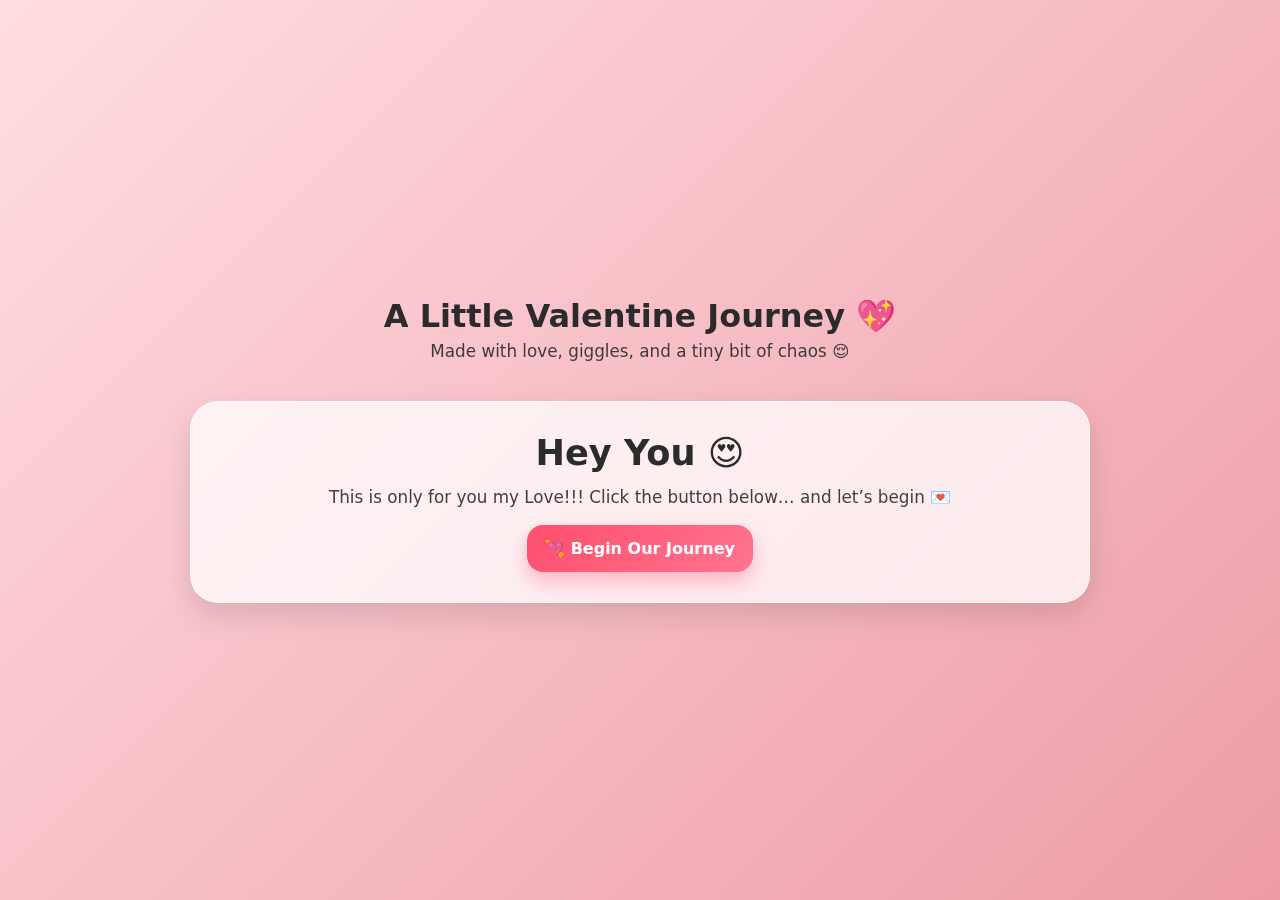
<file: index.html>
<!DOCTYPE html>
<html lang="en">
<head>
  <meta charset="UTF-8" />
  <meta name="viewport" content="width=device-width, initial-scale=1.0" />
  <title>For You 💘</title>
  <link rel="stylesheet" href="style.css" />
  <script src="music.js" defer></script>
</head>
<body>
  <div class="hearts" id="hearts"></div>

  <audio id="bgMusic" loop>
    <source src="song.mp3" type="audio/mpeg" />
  </audio>

  <div class="container landing">
    <header>
      <div>
        <div class="title">A Little Valentine Journey 💖</div>
        <div class="subtitle">Made with love, giggles, and a tiny bit of chaos 😌</div>
      </div>
      <!-- <div class="music-btn-wrap">
        <button class="btn secondary" onclick="toggleMusic()">🎵 Play / Pause</button>
      </div> -->
</header>
    </header>

    <div class="card center">
      <h1 style="font-size:2.2rem;">Hey You 😍</h1>
      <p style="margin-top:14px; font-size:1.05rem; opacity:0.9;">
        This is only for you my Love!!!  
        Click the button below… and let’s begin 💌
      </p>

      <div style="margin-top:18px;">
        <a href="page1.html" class="btn" onclick="startMusic()">
          💘 Begin Our Journey
        </a>
      </div>

      <!-- <div class="small-note">
        Tip: press Play once so music continues on every page 🎶
      </div> -->
    </div>
  </div>

  <script>
    // floating hearts generator
    const hearts = document.getElementById("hearts");
    const emojis = ["💖","💘","💗","💓","💕","💞"];

    function spawnHeart(){
      const h = document.createElement("div");
      h.className = "heart";
      h.textContent = emojis[Math.floor(Math.random()*emojis.length)];
      h.style.left = Math.random()*100 + "vw";
      h.style.animationDuration = (6 + Math.random()*5) + "s";
      h.style.fontSize = (14 + Math.random()*20) + "px";
      hearts.appendChild(h);
      setTimeout(()=>h.remove(), 12000);
    }
    setInterval(spawnHeart, 450);
  </script>
  
</body>
</html>
</file>
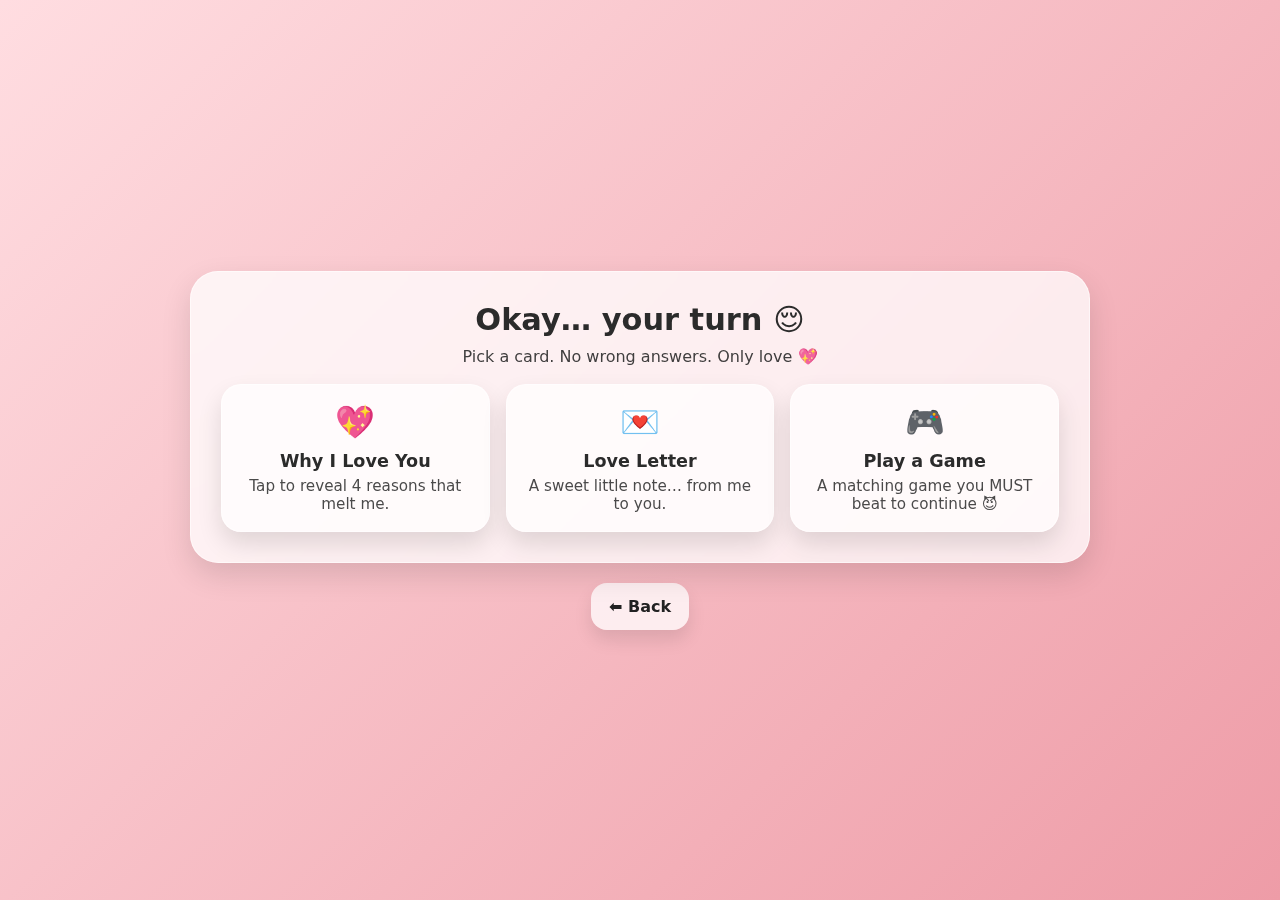
<file: page1.html>
<!DOCTYPE html>
<html lang="en">
<head>
  <meta charset="UTF-8" />
  <meta name="viewport" content="width=device-width, initial-scale=1.0" />
  <title>Choose 💘</title>
  <link rel="stylesheet" href="style.css" />
  <script src="music.js" defer></script>
</head>
<body>
  <div class="hearts" id="hearts"></div>

  <audio id="bgMusic" loop>
    <source src="song.mp3" type="audio/mpeg" />
  </audio>

  <div class="container">
    

    <div class="card center">
      <h2 style="font-size:1.9rem;">Okay… your turn 😌</h2>
      <p style="margin-top:10px; opacity:0.9;">
        Pick a card. No wrong answers. Only love 💖
      </p>

      <div class="grid cols-3">
        <div class="choice-card" onclick="location.href='page2.html'">
          <div class="choice-emoji">💖</div>
          <div class="choice-title">Why I Love You</div>
          <div class="choice-desc">Tap to reveal 4 reasons that melt me.</div>
        </div>

        <div class="choice-card" onclick="location.href='page3.html'">
          <div class="choice-emoji">💌</div>
          <div class="choice-title">Love Letter</div>
          <div class="choice-desc">A sweet little note… from me to you.</div>
        </div>

        <div class="choice-card" onclick="location.href='page4.html'">
          <div class="choice-emoji">🎮</div>
          <div class="choice-title">Play a Game</div>
          <div class="choice-desc">A matching game you MUST beat to continue 😈</div>
        </div>
      </div>
    </div>
    <div class="backbar">
      <button class="btn secondary" onclick="history.back()">⬅ Back</button>
      <!-- <button class="btn secondary" onclick="toggleMusic()">🎵 Play / Pause</button> -->
    </div>
  </div>

  <script>
    const hearts = document.getElementById("hearts");
    const emojis = ["💖","💘","💗","💓","💕","💞"];
    function spawnHeart(){
      const h = document.createElement("div");
      h.className = "heart";
      h.textContent = emojis[Math.floor(Math.random()*emojis.length)];
      h.style.left = Math.random()*100 + "vw";
      h.style.animationDuration = (6 + Math.random()*5) + "s";
      h.style.fontSize = (14 + Math.random()*20) + "px";
      hearts.appendChild(h);
      setTimeout(()=>h.remove(), 12000);
    }
    setInterval(spawnHeart, 520);
  </script>
</body>
</html>
</file>
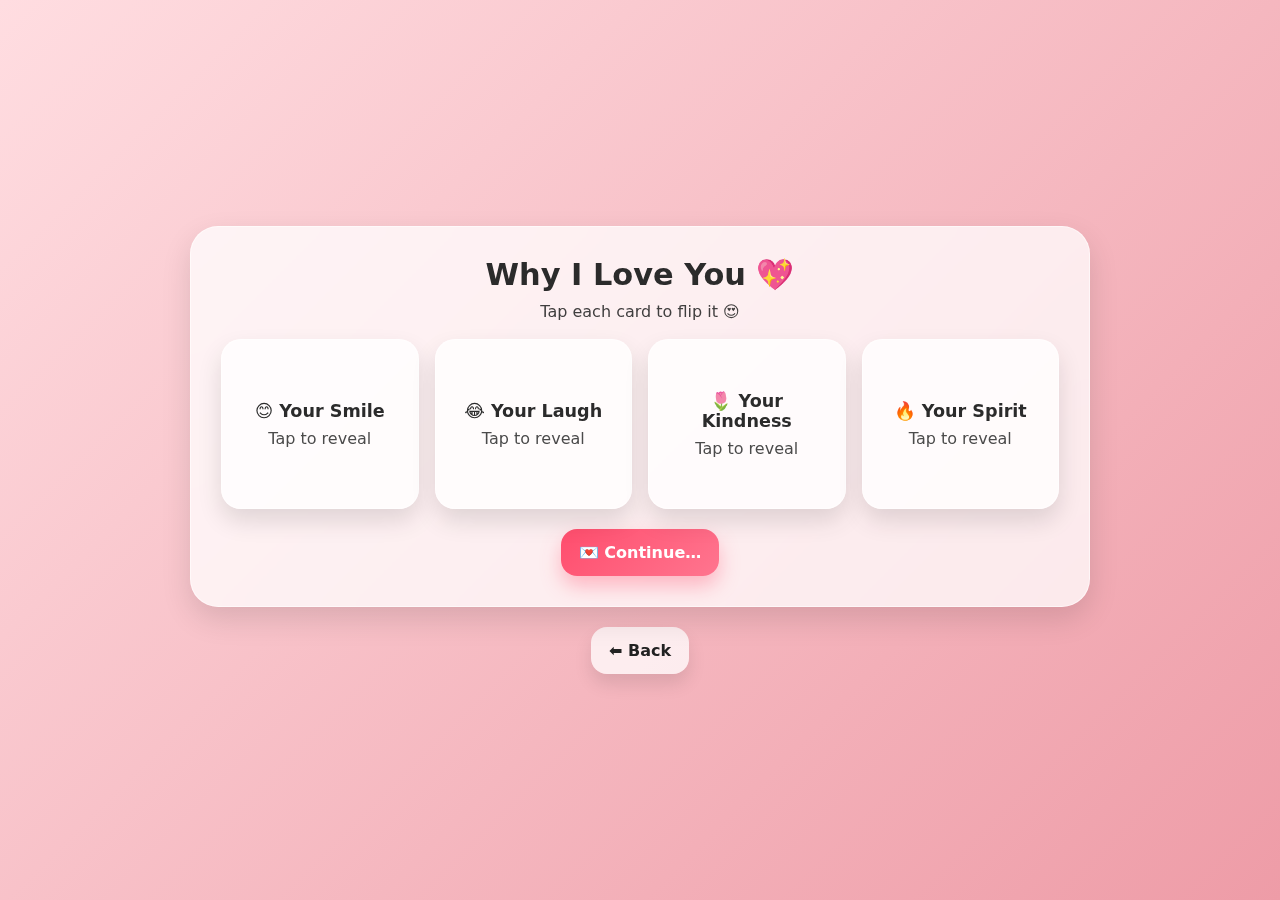
<file: page2.html>
<!DOCTYPE html>
<html lang="en">
<head>
  <meta charset="UTF-8" />
  <meta name="viewport" content="width=device-width, initial-scale=1.0" />
  <title>Why I Love You 💖</title>
  <link rel="stylesheet" href="style.css" />
  <script src="music.js" defer></script>
</head>
<body>
  <div class="hearts" id="hearts"></div>

  <audio id="bgMusic" loop>
    <source src="song.mp3" type="audio/mpeg" />
  </audio>

  <div class="container">
    

    <div class="card center">
      <h2 style="font-size:1.9rem;">Why I Love You 💖</h2>
      <p style="margin-top:10px; opacity:0.9;">
        Tap each card to flip it 😍
      </p>

      <div class="grid cols-4">
        <div class="flip" onclick="this.classList.toggle('flipped')">
          <div class="flip-inner">
            <div class="flip-face flip-front">
              <h3>😊 Your Smile</h3>
              <p>Tap to reveal</p>
            </div>
            <div class="flip-face flip-back">
              <p>Your smile makes my whole day feel lighter.</p>
            </div>
          </div>
        </div>

        <div class="flip" onclick="this.classList.toggle('flipped')">
          <div class="flip-inner">
            <div class="flip-face flip-front">
              <h3>😂 Your Laugh</h3>
              <p>Tap to reveal</p>
            </div>
            <div class="flip-face flip-back">
              <p>Your laugh is my favorite sound in the universe.</p>
            </div>
          </div>
        </div>

        <div class="flip" onclick="this.classList.toggle('flipped')">
          <div class="flip-inner">
            <div class="flip-face flip-front">
              <h3>🌷 Your Kindness</h3>
              <p>Tap to reveal</p>
            </div>
            <div class="flip-face flip-back">
              <p>You’re gentle, warm, and you make people feel safe.</p>
            </div>
          </div>
        </div>

        <div class="flip" onclick="this.classList.toggle('flipped')">
          <div class="flip-inner">
            <div class="flip-face flip-front">
              <h3>🔥 Your Spirit</h3>
              <p>Tap to reveal</p>
            </div>
            <div class="flip-face flip-back">
              <p>You’re strong, beautiful, and you inspire me constantly.</p>
            </div>
          </div>
        </div>
      </div>

      <div style="margin-top:20px;">
        <a class="btn" href="page3.html">💌 Continue…</a>

      </div>
    </div>
    <div class="backbar">
      <button class="btn secondary" onclick="history.back()">⬅ Back</button>
      <!-- <button class="btn secondary" onclick="toggleMusic()">🎵 Play / Pause</button> -->
    </div>
  </div>

  <script>
    const hearts = document.getElementById("hearts");
    const emojis = ["💖","💘","💗","💓","💕","💞"];
    function spawnHeart(){
      const h = document.createElement("div");
      h.className = "heart";
      h.textContent = emojis[Math.floor(Math.random()*emojis.length)];
      h.style.left = Math.random()*100 + "vw";
      h.style.animationDuration = (6 + Math.random()*5) + "s";
      h.style.fontSize = (14 + Math.random()*20) + "px";
      hearts.appendChild(h);
      setTimeout(()=>h.remove(), 12000);
    }
    setInterval(spawnHeart, 520);
  </script>
</body>
</html>
</file>
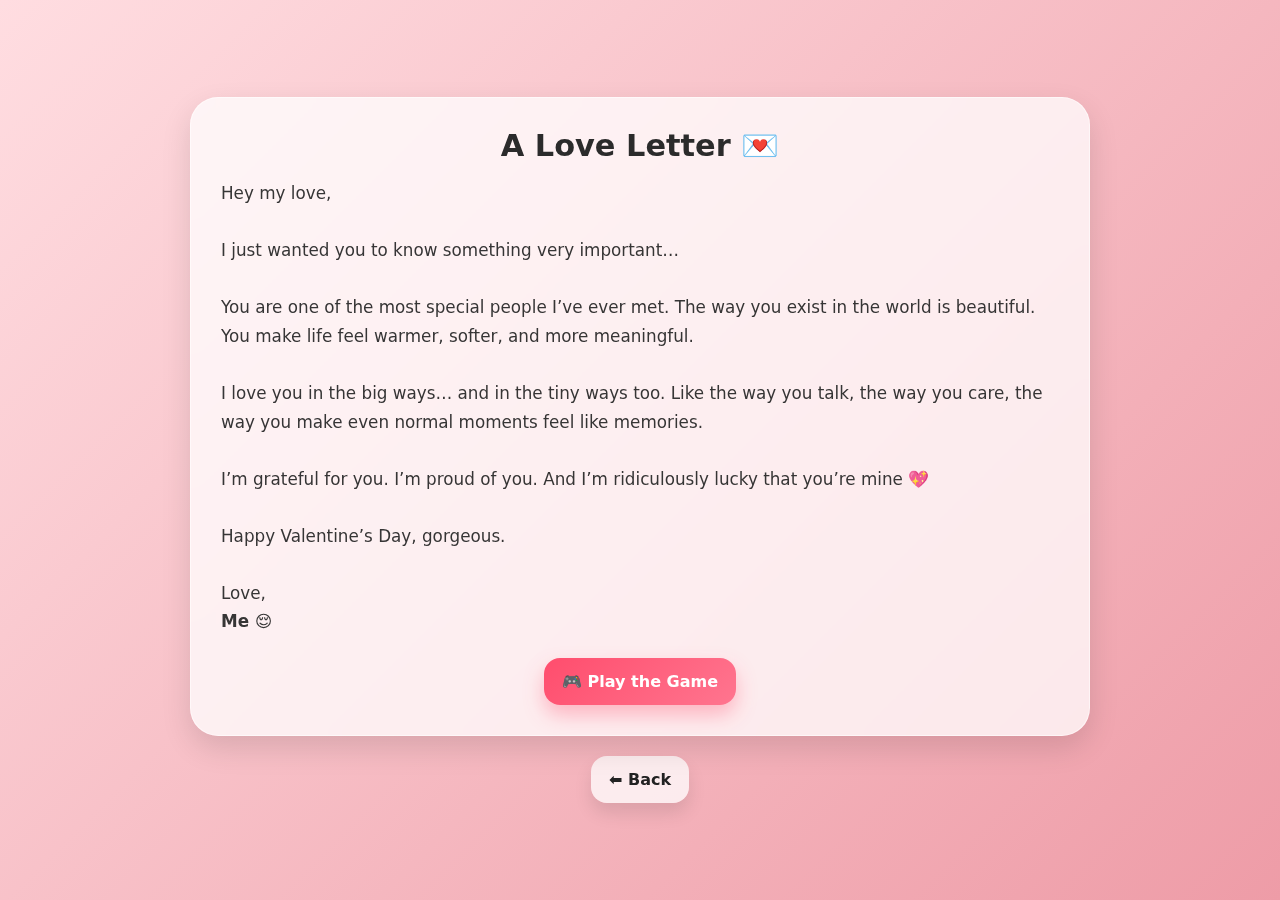
<file: page3.html>
<!DOCTYPE html>
<html lang="en">
<head>
  <meta charset="UTF-8" />
  <meta name="viewport" content="width=device-width, initial-scale=1.0" />
  <title>Love Letter 💌</title>
  <link rel="stylesheet" href="style.css" />
  <script src="music.js" defer></script>
</head>
<body class="scroll-page">
  <div class="hearts" id="hearts"></div>

  <audio id="bgMusic" loop>
    <source src="song.mp3" type="audio/mpeg" />
  </audio>

  <div class="container">
    

    <div class="card">
      <h2 style="font-size:1.9rem; text-align:center;">A Love Letter 💌</h2>

      <p style="margin-top:16px; font-size:1.05rem; line-height:1.7; opacity:0.95;">
        Hey my love,  
        <br><br>
        I just wanted you to know something very important…
        <br><br>
        You are one of the most special people I’ve ever met.  
        The way you exist in the world is beautiful.  
        You make life feel warmer, softer, and more meaningful.
        <br><br>
        I love you in the big ways… and in the tiny ways too.  
        Like the way you talk, the way you care, the way you make even normal moments feel like memories.
        <br><br>
        I’m grateful for you.  
        I’m proud of you.  
        And I’m ridiculously lucky that you’re mine 💖
        <br><br>
        Happy Valentine’s Day, gorgeous.
        <br><br>
        Love,  
        <br>
        <b>Me 😌</b>
      </p>

      <div style="margin-top:22px; text-align:center;">
        <a class="btn" href="page4.html">🎮 Play the Game</a>
      </div>
    </div>
    <div class="backbar">
      <button class="btn secondary" onclick="history.back()">⬅ Back</button>
      <!-- <button class="btn secondary" onclick="toggleMusic()">🎵 Play / Pause</button> -->
    </div>
  </div>

  <script>
    const hearts = document.getElementById("hearts");
    const emojis = ["💖","💘","💗","💓","💕","💞"];
    function spawnHeart(){
      const h = document.createElement("div");
      h.className = "heart";
      h.textContent = emojis[Math.floor(Math.random()*emojis.length)];
      h.style.left = Math.random()*100 + "vw";
      h.style.animationDuration = (6 + Math.random()*5) + "s";
      h.style.fontSize = (14 + Math.random()*20) + "px";
      hearts.appendChild(h);
      setTimeout(()=>h.remove(), 12000);
    }
    setInterval(spawnHeart, 520);
  </script>
</body>
</html>
</file>
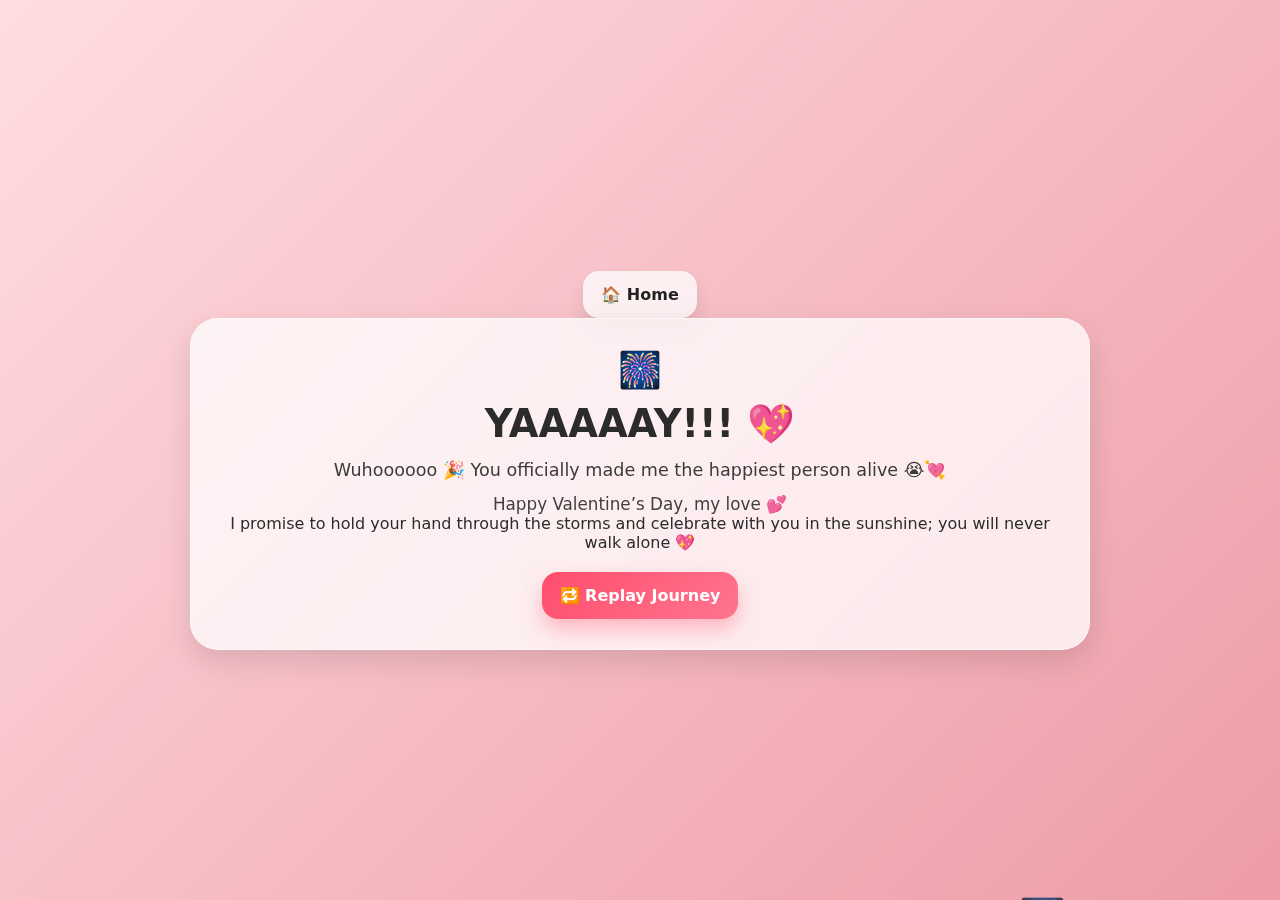
<file: page6.html>
<!DOCTYPE html>
<html lang="en">
<head>
  <meta charset="UTF-8" />
  <meta name="viewport" content="width=device-width, initial-scale=1.0" />
  <title>YAY 💖</title>
  <link rel="stylesheet" href="style.css" />
  <script src="music.js" defer></script>
</head>
<body>
  <div class="hearts" id="hearts"></div>

  <audio id="bgMusic" loop>
    <source src="song.mp3" type="audio/mpeg" />
  </audio>

  <div class="container">
    <div class="backbar">
      <a class="btn secondary" href="index.html">🏠 Home</a>
      <!-- <button class="btn secondary" onclick="toggleMusic()">🎵 Play / Pause</button> -->
    </div>

    <div class="card center">
      <div class="sparkle">🎆</div>
      <h1 style="font-size:2.4rem; margin-top:10px;">YAAAAAY!!! 💖</h1>
      <p style="margin-top:14px; font-size:1.1rem; opacity:0.92;">
        Wuhoooooo 🎉  
        You officially made me the happiest person alive 😭💘
      </p>

      <p style="margin-top:14px; font-size:1.05rem; opacity:0.9;">
        Happy Valentine’s Day, my love 💕 
        <p>I promise to hold your hand through the storms and celebrate with you in the sunshine; you will never walk alone 💖</p> 
        
      </p>

      <div style="margin-top:20px;">
        <a class="btn" href="page1.html">🔁 Replay Journey</a>
      </div>
    </div>
  </div>

  <script>
    const hearts = document.getElementById("hearts");
    const emojis = ["🎆","✨","💖","💘","💗","💓","💕","💞"];
    function spawnHeart(){
      const h = document.createElement("div");
      h.className = "heart";
      h.textContent = emojis[Math.floor(Math.random()*emojis.length)];
      h.style.left = Math.random()*100 + "vw";
      h.style.animationDuration = (4 + Math.random()*4) + "s";
      h.style.fontSize = (14 + Math.random()*26) + "px";
      hearts.appendChild(h);
      setTimeout(()=>h.remove(), 12000);
    }
    setInterval(spawnHeart, 260);
  </script>
</body>
</html>
</file>
<file: style.css>
:root {
  --bg1: #ffdde1;
  --bg2: #ee9ca7;
  --card: rgba(255, 255, 255, 0.75);
  --text: #2b2b2b;
  --accent: #ff4d6d;
  --accent2: #ff758f;
}

* {
  margin: 0;
  padding: 0;
  box-sizing: border-box;
  font-family: system-ui, -apple-system, Segoe UI, Roboto, Arial, sans-serif;
}
html, body {
  height: 100%;
  margin: 0;
  padding: 0;
}

body {
  min-height: 100vh;
  background: linear-gradient(135deg, var(--bg1), var(--bg2));
  color: var(--text);
  overflow-x: hidden;
}

.container {
  width: 100%;
  min-height: 100vh;

  display: flex;
  flex-direction: column;

  justify-content: center;  /* ✅ vertical center */
  align-items: center;      /* ✅ horizontal center */

  padding: 30px 18px;
  box-sizing: border-box;
}

header {
  display: flex;
  justify-content: space-between;
  align-items: center;
  gap: 12px;
  width: 100%;
  max-width: 1000px;
  margin-bottom: 22px;
  text-align: center;
}

.title {
  font-size: 1.5rem;
  font-weight: 800;
}

.subtitle {
  margin-top: 6px;
  opacity: 0.9;
}

.card {
  background: var(--card);
  backdrop-filter: blur(10px);
  border-radius: 28px;
  padding: 30px;
  box-shadow: 0 12px 30px rgba(0,0,0,0.12);
  box-sizing: border-box;
  border: 1px solid rgba(255,255,255,0.55);
  width: 100%;
  max-width: 900px;
}

.center {
  text-align: center;
}

.btn {
  display: inline-flex;
  align-items: center;
  justify-content: center;
  gap: 10px;
  border: none;
  cursor: pointer;
  padding: 14px 18px;
  border-radius: 16px;
  font-weight: 700;
  font-size: 1rem;
  background: linear-gradient(135deg, var(--accent), var(--accent2));
  color: white;
  box-shadow: 0 10px 20px rgba(255, 77, 109, 0.35);
  transition: transform 0.15s ease, box-shadow 0.15s ease;
  text-decoration: none;
}

.btn:hover {
  transform: translateY(-2px);
  box-shadow: 0 14px 25px rgba(255, 77, 109, 0.45);
}

.btn.secondary {
  background: rgba(255,255,255,0.75);
  color: #222;
  box-shadow: 0 10px 18px rgba(0,0,0,0.10);
  
}

.btn.secondary:hover {
  box-shadow: 0 14px 25px rgba(0,0,0,0.16);
}

.grid {
  display: grid;
  gap: 16px;
  margin-top: 18px;
}

.grid.cols-3 {
  grid-template-columns: repeat(3, 1fr);
}

.grid.cols-4 {
  grid-template-columns: repeat(4, 1fr);
}

@media (max-width: 860px) {
  .grid.cols-3 { grid-template-columns: 1fr; }
  .grid.cols-4 { grid-template-columns: repeat(2, 1fr); }
}

.choice-card {
  cursor: pointer;
  padding: 18px;
  border-radius: 20px;
  background: rgba(255,255,255,0.72);
  border: 1px solid rgba(255,255,255,0.55);
  box-shadow: 0 12px 25px rgba(0,0,0,0.12);
  transition: transform 0.18s ease;
  min-height: 140px;
  display: flex;
  flex-direction: column;
  justify-content: center;
}

.choice-card:hover {
  transform: translateY(-4px) scale(1.01);
}

.choice-emoji {
  font-size: 2rem;
}

.choice-title {
  font-size: 1.1rem;
  font-weight: 900;
  margin-top: 10px;
}

.choice-desc {
  margin-top: 6px;
  opacity: 0.85;
  font-size: 0.95rem;
}

.backbar {
  display: inline-block;
  margin-top: 20px;
}

.small-note {
  opacity: 0.85;
  margin-top: 10px;
  font-size: 0.95rem;
}

/* Floating hearts background */
.hearts {
  position: fixed;
  inset: 0;
  pointer-events: none;
  overflow: hidden;
  z-index: -1;
}

.heart {
  position: absolute;
  bottom: -40px;
  font-size: 18px;
  opacity: 0.8;
  animation: floatUp linear forwards;
}

@keyframes floatUp {
  from { transform: translateY(0); opacity: 0.0; }
  10% { opacity: 0.8; }
  to { transform: translateY(-110vh); opacity: 0.0; }
}

/* Flip Cards */
.flip {
  perspective: 1000px;
  min-height: 150px;
}

.flip-inner {
  position: relative;
  width: 100%;
  height: 170px;
  transition: transform 0.7s ease;
  transform-style: preserve-3d;
}

.flip.flipped .flip-inner {
  transform: rotateY(180deg);
}

.flip-face {
  position: absolute;
  inset: 0;
  border-radius: 20px;
  padding: 18px;
  background: rgba(255,255,255,0.78);
  border: 1px solid rgba(255,255,255,0.55);
  box-shadow: 0 12px 25px rgba(0,0,0,0.12);
  backface-visibility: hidden;
  display: flex;
  flex-direction: column;
  justify-content: center;
}

.flip-front h3 {
  font-size: 1.1rem;
}

.flip-front p {
  margin-top: 8px;
  opacity: 0.85;
}

.flip-back {
  transform: rotateY(180deg);
}

.flip-back p {
  font-size: 1.05rem;
  font-weight: 700;
}

/* Memory Game */
.game-grid {
  display: grid;
  grid-template-columns: repeat(4, 1fr);
  gap: 14px;
  margin-top: 16px;
}

@media (max-width: 860px) {
  .game-grid {
    grid-template-columns: repeat(3, 1fr);
  }
}

.game-card {
  height: 80px;
  border-radius: 18px;
  cursor: pointer;
  display: flex;
  align-items: center;
  justify-content: center;
  font-size: 1.6rem;
  font-weight: 900;
  background: rgba(255,255,255,0.78);
  border: 1px solid rgba(255,255,255,0.55);
  box-shadow: 0 10px 18px rgba(0,0,0,0.12);
  transition: transform 0.12s ease;
  user-select: none;
}

.game-card:hover {
  transform: translateY(-2px);
}

.game-card.matched {
  opacity: 0.55;
  transform: scale(0.98);
  cursor: default;
}

/* Celebration fireworks-ish */
.sparkle {
  font-size: 2.2rem;
  animation: pop 1s ease infinite;
  display: inline-block;
}

@keyframes pop {
  0% { transform: scale(1); opacity: 0.7; }
  50% { transform: scale(1.15); opacity: 1; }
  100% { transform: scale(1); opacity: 0.7; }
}
/* Landing page layout fix */
.landing {
  min-height: 100vh;
  display: flex;
  flex-direction: column;
  justify-content: center;
  gap: 18px;
}

.landing header {
  justify-content: center;
  text-align: center;
  flex-direction: column;
}

.landing header .title {
  font-size: 2rem;
}

.landing header .subtitle {
  font-size: 1.05rem;
}

.landing .music-btn-wrap {
  margin-top: 12px;
}
.music-btn {
  position: fixed;
  top: 18px;
  right: 18px;
  z-index: 9999;
}
/* ✅ Mobile Responsive Fix */
@media (max-width: 768px) {
  .container {
    padding: 18px;
  }

  .card {
    padding: 20px;
  }

  h1 {
    font-size: 34px;
    line-height: 1.2;
  }

  h2 {
    font-size: 26px;
    line-height: 1.2;
  }

  p {
    font-size: 16px;
  }

  .music-btn {
    top: 12px;
    right: 12px;
    padding: 10px 14px;
    font-size: 14px;
  }

  .btn {
    width: 100%;
    max-width: 320px;
    text-align: center;
  }

  .choices {
    grid-template-columns: 1fr; /* cards become vertical */
  }

  .flip-grid {
    grid-template-columns: 1fr; /* flip cards also vertical */
  }
}
</file>
